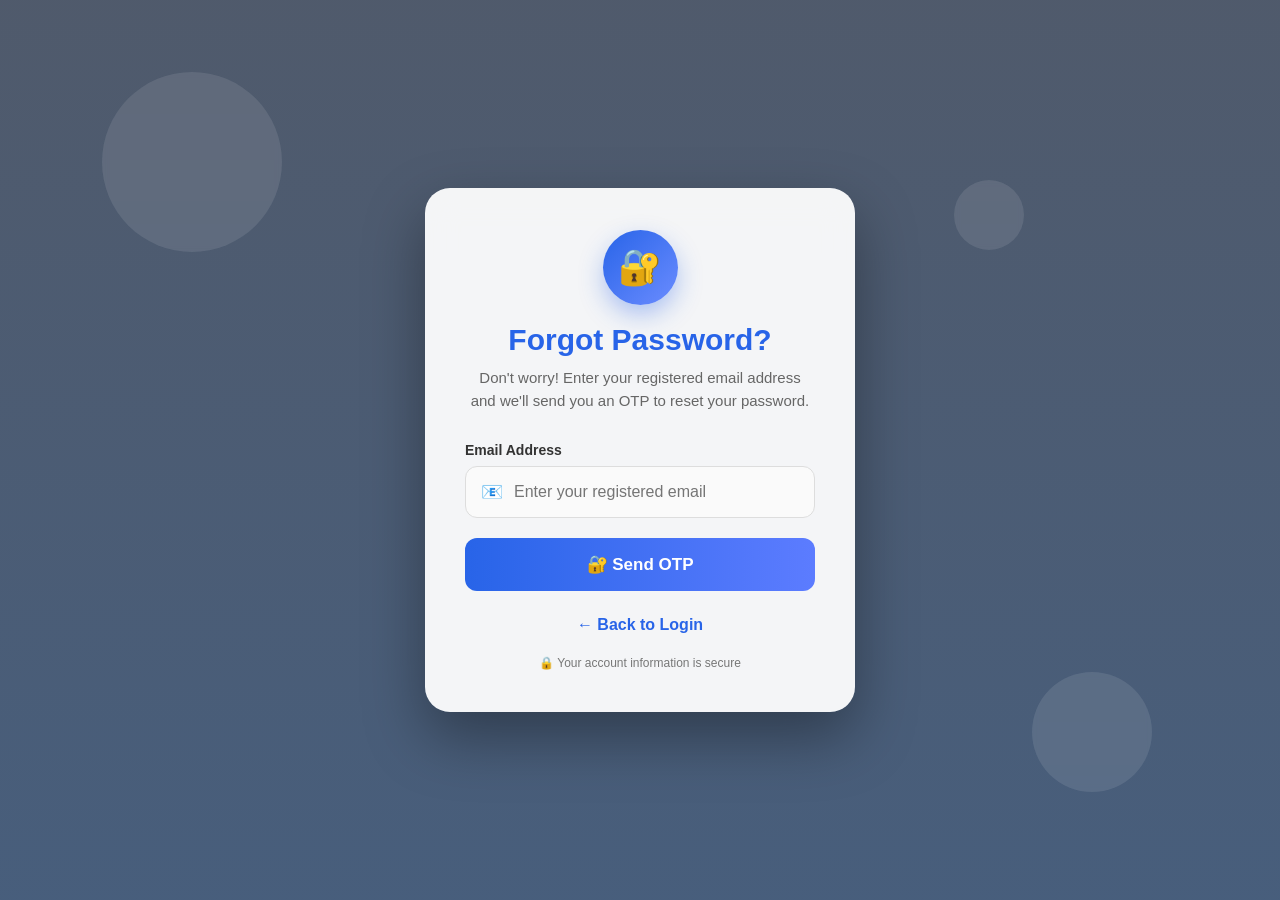
<file: templates/forgot-password.html>
<!DOCTYPE html>
<html lang="en">
<head>
    <meta charset="UTF-8">
    <meta name="viewport" content="width=device-width, initial-scale=1.0">

    <title>Forgot Password - SevaSetu</title>

    <style>
        * {
            margin: 0;
            padding: 0;
            box-sizing: border-box;
            font-family: Arial, sans-serif;
        }

        body {
            min-height: 100vh;
            display: flex;
            justify-content: center;
            align-items: center;

            background:
                linear-gradient(rgba(5, 20, 45, 0.70), rgba(10, 40, 80, 0.75)),
                url("https://images.unsplash.com/photo-1486406146926-c627a92ad1ab?auto=format&fit=crop&w=2000&q=85");

            background-size: cover;
            background-position: center;
            background-attachment: fixed;

            overflow: hidden;
        }

        /* Animated background circles */

        .circle {
            position: absolute;
            border-radius: 50%;
            background: rgba(255, 255, 255, 0.10);
            backdrop-filter: blur(3px);
            animation: float 8s infinite ease-in-out;
        }

        .circle.one {
            width: 180px;
            height: 180px;
            top: 8%;
            left: 8%;
        }

        .circle.two {
            width: 120px;
            height: 120px;
            bottom: 12%;
            right: 10%;
            animation-delay: 2s;
        }

        .circle.three {
            width: 70px;
            height: 70px;
            top: 20%;
            right: 20%;
            animation-delay: 4s;
        }

        @keyframes float {
            0%, 100% {
                transform: translateY(0px);
            }

            50% {
                transform: translateY(-25px);
            }
        }

        /* Main Card */

        .forgot-card {
            position: relative;
            width: 430px;
            padding: 42px 40px;

            background: rgba(255, 255, 255, 0.94);
            backdrop-filter: blur(15px);

            border-radius: 25px;

            box-shadow:
                0 25px 60px rgba(0, 0, 0, 0.35);

            animation: cardShow 0.8s ease;
            z-index: 5;
        }

        @keyframes cardShow {
            from {
                opacity: 0;
                transform: translateY(50px) scale(0.95);
            }

            to {
                opacity: 1;
                transform: translateY(0) scale(1);
            }
        }

        /* Lock Icon */

        .lock-icon {
            width: 75px;
            height: 75px;

            margin: 0 auto 18px;

            display: flex;
            justify-content: center;
            align-items: center;

            background: linear-gradient(135deg, #2864e8, #6b8cff);

            border-radius: 50%;

            font-size: 35px;

            box-shadow:
                0 10px 25px rgba(40, 100, 232, 0.35);

            animation: lockPulse 2s infinite;
        }

        @keyframes lockPulse {
            0%, 100% {
                transform: scale(1);
            }

            50% {
                transform: scale(1.08);
            }
        }

        h1 {
            text-align: center;
            color: #2864e8;
            font-size: 30px;
            margin-bottom: 10px;
        }

        .subtitle {
            text-align: center;
            color: #666;
            font-size: 15px;
            line-height: 1.5;
            margin-bottom: 30px;
        }

        /* Input */

        .input-group {
            margin-bottom: 20px;
        }

        .input-group label {
            display: block;
            margin-bottom: 8px;
            font-size: 14px;
            font-weight: 600;
            color: #333;
        }

        .input-box {
            position: relative;
        }

        .input-box span {
            position: absolute;
            left: 16px;
            top: 50%;
            transform: translateY(-50%);
            font-size: 18px;
        }

        input {
            width: 100%;
            padding: 16px 16px 16px 48px;

            border: 1px solid #ddd;
            border-radius: 12px;

            outline: none;
            font-size: 16px;

            transition: 0.3s;
            background: #fafafa;
        }

        input:focus {
            border-color: #2864e8;

            background: white;

            box-shadow:
                0 0 0 4px rgba(40, 100, 232, 0.12);

            transform: translateY(-2px);
        }

        /* Button */

        .send-btn {
            width: 100%;
            padding: 16px;

            border: none;
            border-radius: 12px;

            background: linear-gradient(
                90deg,
                #2864e8,
                #5c7cff,
                #2864e8
            );

            background-size: 200% auto;

            color: white;
            font-size: 17px;
            font-weight: bold;

            cursor: pointer;

            transition: 0.3s;

            animation: gradientMove 3s linear infinite;
        }

        @keyframes gradientMove {
            0% {
                background-position: 0% center;
            }

            100% {
                background-position: 200% center;
            }
        }

        .send-btn:hover {
            transform: translateY(-3px);

            box-shadow:
                0 10px 25px rgba(40, 100, 232, 0.35);
        }

        .send-btn:active {
            transform: scale(0.98);
        }

        /* Back Login */

        .back-login {
            text-align: center;
            margin-top: 25px;
        }

        .back-login a {
            color: #2864e8;
            text-decoration: none;
            font-weight: 600;
            transition: 0.3s;
        }

        .back-login a:hover {
            color: #174bbd;
            letter-spacing: 0.3px;
        }

        /* Security text */

        .security {
            text-align: center;
            margin-top: 22px;

            font-size: 12px;
            color: #777;
        }

        /* Mobile */

        @media (max-width: 500px) {

            .forgot-card {
                width: 90%;
                padding: 35px 25px;
            }

            h1 {
                font-size: 26px;
            }
        }

    </style>
</head>

<body>

    <!-- Animated Background -->
    <div class="circle one"></div>
    <div class="circle two"></div>
    <div class="circle three"></div>


    <!-- Forgot Password Card -->
    <div class="forgot-card">

        <div class="lock-icon">
            🔐
        </div>

        <h1>Forgot Password?</h1>

        <p class="subtitle">
            Don't worry! Enter your registered email address
            and we'll send you an OTP to reset your password.
        </p>


        <form method="POST">

            <div class="input-group">

                <label>Email Address</label>

                <div class="input-box">

                    <span>📧</span>

                    <input
                        type="email"
                        name="email"
                        placeholder="Enter your registered email"
                        required
                    >

                </div>

            </div>


            <button type="submit" class="send-btn">
                🔐 Send OTP
            </button>

        </form>


        <div class="back-login">
            <a href="/login">
                ← Back to Login
            </a>
        </div>


        <div class="security">
            🔒 Your account information is secure
        </div>

    </div>

</body>
</html>
</file>
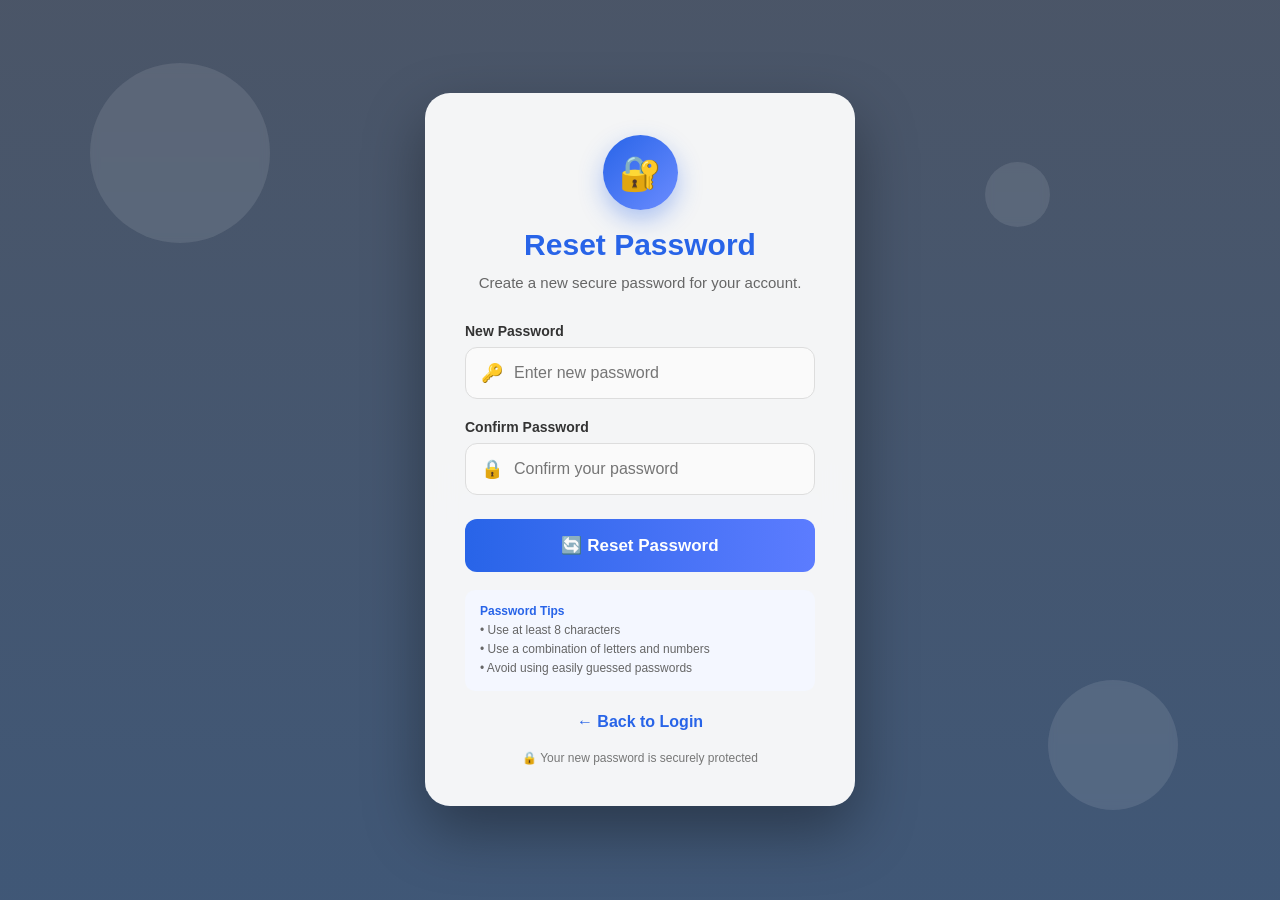
<file: templates/reset-password.html>
<!DOCTYPE html>
<html lang="en">
<head>
    <meta charset="UTF-8">
    <meta name="viewport" content="width=device-width, initial-scale=1.0">

   <title>Reset Password - SevaSetu</title>

    <style>
        * {
            margin: 0;
            padding: 0;
            box-sizing: border-box;
            font-family: Arial, sans-serif;
        }

        body {
            min-height: 100vh;
            display: flex;
            justify-content: center;
            align-items: center;

            background:
                linear-gradient(
                    rgba(5, 20, 45, 0.72),
                    rgba(10, 40, 80, 0.78)
                ),
                url("https://images.unsplash.com/photo-1486406146926-c627a92ad1ab?auto=format&fit=crop&w=2000&q=85");

            background-size: cover;
            background-position: center;
            background-attachment: fixed;

            overflow: hidden;
        }

        /* Floating Background */

        .circle {
            position: absolute;
            border-radius: 50%;
            background: rgba(255, 255, 255, 0.10);
            backdrop-filter: blur(4px);
            animation: float 8s infinite ease-in-out;
        }

        .circle.one {
            width: 180px;
            height: 180px;
            top: 7%;
            left: 7%;
        }

        .circle.two {
            width: 130px;
            height: 130px;
            bottom: 10%;
            right: 8%;
            animation-delay: 2s;
        }

        .circle.three {
            width: 65px;
            height: 65px;
            top: 18%;
            right: 18%;
            animation-delay: 4s;
        }

        @keyframes float {
            0%, 100% {
                transform: translateY(0);
            }

            50% {
                transform: translateY(-25px);
            }
        }

        /* Main Card */

        .reset-card {
            position: relative;
            width: 430px;
            padding: 42px 40px;

            background: rgba(255, 255, 255, 0.94);
            backdrop-filter: blur(15px);

            border-radius: 25px;

            box-shadow:
                0 25px 60px rgba(0, 0, 0, 0.35);

            animation: cardShow 0.8s ease;

            z-index: 5;
        }

        @keyframes cardShow {
            from {
                opacity: 0;
                transform: translateY(50px) scale(0.95);
            }

            to {
                opacity: 1;
                transform: translateY(0) scale(1);
            }
        }

        /* Lock Icon */

        .lock-icon {
            width: 75px;
            height: 75px;

            margin: 0 auto 18px;

            display: flex;
            justify-content: center;
            align-items: center;

            background: linear-gradient(
                135deg,
                #2864e8,
                #6b8cff
            );

            border-radius: 50%;

            font-size: 34px;

            box-shadow:
                0 10px 25px rgba(40, 100, 232, 0.35);

            animation: pulse 2s infinite;
        }

        @keyframes pulse {
            0%, 100% {
                transform: scale(1);
            }

            50% {
                transform: scale(1.08);
            }
        }

        h1 {
            text-align: center;
            color: #2864e8;
            font-size: 30px;
            margin-bottom: 10px;
        }

        .subtitle {
            text-align: center;
            color: #666;
            font-size: 15px;
            line-height: 1.5;
            margin-bottom: 28px;
        }

        /* Input */

        .input-group {
            margin-bottom: 20px;
        }

        .input-group label {
            display: block;

            margin-bottom: 8px;

            font-size: 14px;
            font-weight: 600;

            color: #333;
        }

        .input-box {
            position: relative;
        }

        .input-box span {
            position: absolute;

            left: 16px;
            top: 50%;

            transform: translateY(-50%);

            font-size: 18px;
        }

        input {
            width: 100%;

            padding: 16px 16px 16px 48px;

            border: 1px solid #ddd;
            border-radius: 12px;

            outline: none;

            font-size: 16px;

            background: #fafafa;

            transition: 0.3s;
        }

        input:focus {
            border-color: #2864e8;

            background: white;

            box-shadow:
                0 0 0 4px rgba(40, 100, 232, 0.12);

            transform: translateY(-2px);
        }

        /* Reset Button */

        .reset-btn {
            width: 100%;

            padding: 16px;

            margin-top: 4px;

            border: none;
            border-radius: 12px;

            background: linear-gradient(
                90deg,
                #2864e8,
                #5c7cff,
                #2864e8
            );

            background-size: 200% auto;

            color: white;

            font-size: 17px;
            font-weight: bold;

            cursor: pointer;

            transition: 0.3s;

            animation: gradientMove 3s linear infinite;
        }

        @keyframes gradientMove {
            0% {
                background-position: 0% center;
            }

            100% {
                background-position: 200% center;
            }
        }

        .reset-btn:hover {
            transform: translateY(-3px);

            box-shadow:
                0 10px 25px rgba(40, 100, 232, 0.35);
        }

        .reset-btn:active {
            transform: scale(0.98);
        }

        /* Password Rules */

        .password-info {
            margin-top: 18px;
            padding: 12px 15px;

            background: #f4f7ff;

            border-radius: 10px;

            font-size: 12px;
            color: #666;

            line-height: 1.6;
        }

        .password-info strong {
            color: #2864e8;
        }

        /* Back Login */

        .back-login {
            text-align: center;
            margin-top: 22px;
        }

        .back-login a {
            color: #2864e8;

            text-decoration: none;

            font-weight: 600;

            transition: 0.3s;
        }

        .back-login a:hover {
            color: #174bbd;
            letter-spacing: 0.3px;
        }

        /* Security */

        .security {
            text-align: center;

            margin-top: 20px;

            font-size: 12px;
            color: #777;
        }

        /* Mobile */

        @media (max-width: 500px) {

            .reset-card {
                width: 90%;
                padding: 35px 25px;
            }

            h1 {
                font-size: 26px;
            }
        }
    </style>
</head>

<body>

    <!-- Animated Background -->

    <div class="circle one"></div>
    <div class="circle two"></div>
    <div class="circle three"></div>


    <!-- Reset Password Card -->

    <div class="reset-card">

        <div class="lock-icon">
            🔐
        </div>

        <h1>Reset Password</h1>

        <p class="subtitle">
            Create a new secure password for your account.
        </p>


        <form method="POST">

            <!-- New Password -->

            <div class="input-group">

                <label>New Password</label>

                <div class="input-box">

                    <span>🔑</span>

                    <input
                        type="password"
                        name="password"
                        placeholder="Enter new password"
                        minlength="8"
                        required
                    >

                </div>

            </div>


            <!-- Confirm Password -->

            <div class="input-group">

                <label>Confirm Password</label>

                <div class="input-box">

                    <span>🔒</span>

                    <input
                        type="password"
                        name="confirm_password"
                        placeholder="Confirm your password"
                        minlength="8"
                        required
                    >

                </div>

            </div>


            <button type="submit" class="reset-btn">
                🔄 Reset Password
            </button>

        </form>


        <div class="password-info">
            <strong>Password Tips</strong><br>
            • Use at least 8 characters<br>
            • Use a combination of letters and numbers<br>
            • Avoid using easily guessed passwords
        </div>


        <div class="back-login">
            <a href="/login">
                ← Back to Login
            </a>
        </div>


        <div class="security">
            🔒 Your new password is securely protected
        </div>

    </div>

</body>
</html>
</file>
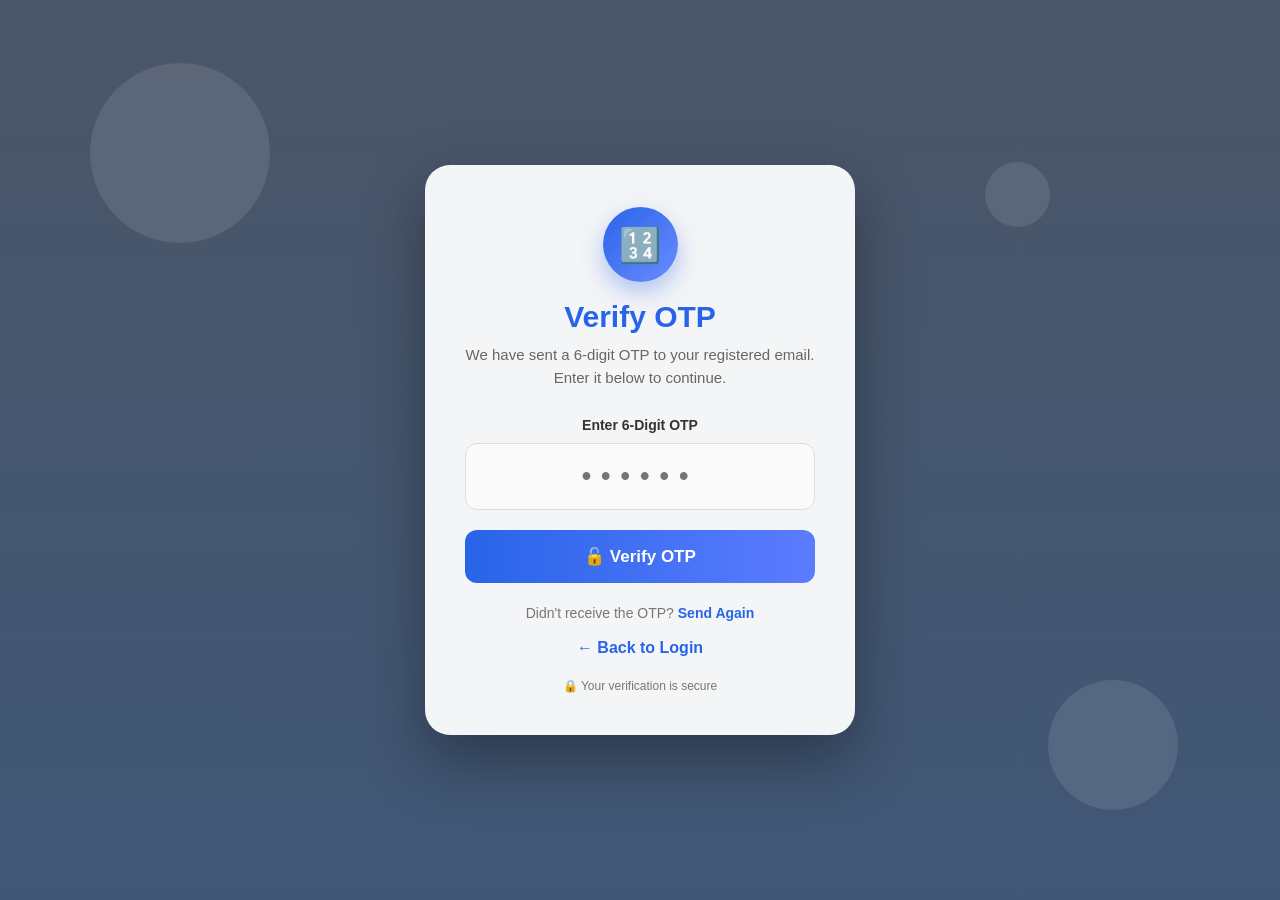
<file: templates/verify-forgot-otp.html>
<!DOCTYPE html>
<html lang="en">
<head>
    <meta charset="UTF-8">
    <meta name="viewport" content="width=device-width, initial-scale=1.0">

    <title>Verify OTP - SevaSetu</title>

    <style>
        * {
            margin: 0;
            padding: 0;
            box-sizing: border-box;
            font-family: Arial, sans-serif;
        }

        body {
            min-height: 100vh;
            display: flex;
            justify-content: center;
            align-items: center;

            background:
                linear-gradient(
                    rgba(5, 20, 45, 0.72),
                    rgba(10, 40, 80, 0.78)
                ),
                url("https://images.unsplash.com/photo-1486406146926-c627a92ad1ab?auto=format&fit=crop&w=2000&q=85");

            background-size: cover;
            background-position: center;
            background-attachment: fixed;

            overflow: hidden;
        }

        /* Floating Background Circles */

        .circle {
            position: absolute;
            border-radius: 50%;
            background: rgba(255, 255, 255, 0.10);
            backdrop-filter: blur(4px);
            animation: float 8s infinite ease-in-out;
        }

        .circle.one {
            width: 180px;
            height: 180px;
            top: 7%;
            left: 7%;
        }

        .circle.two {
            width: 130px;
            height: 130px;
            bottom: 10%;
            right: 8%;
            animation-delay: 2s;
        }

        .circle.three {
            width: 65px;
            height: 65px;
            top: 18%;
            right: 18%;
            animation-delay: 4s;
        }

        @keyframes float {
            0%, 100% {
                transform: translateY(0);
            }

            50% {
                transform: translateY(-25px);
            }
        }

        /* Main Card */

        .otp-card {
            position: relative;
            width: 430px;
            padding: 42px 40px;

            background: rgba(255, 255, 255, 0.94);
            backdrop-filter: blur(15px);

            border-radius: 25px;

            box-shadow:
                0 25px 60px rgba(0, 0, 0, 0.35);

            animation: cardShow 0.8s ease;

            z-index: 5;
        }

        @keyframes cardShow {
            from {
                opacity: 0;
                transform: translateY(50px) scale(0.95);
            }

            to {
                opacity: 1;
                transform: translateY(0) scale(1);
            }
        }

        /* OTP Icon */

        .otp-icon {
            width: 75px;
            height: 75px;

            margin: 0 auto 18px;

            display: flex;
            justify-content: center;
            align-items: center;

            background: linear-gradient(
                135deg,
                #2864e8,
                #6b8cff
            );

            border-radius: 50%;

            font-size: 34px;

            box-shadow:
                0 10px 25px rgba(40, 100, 232, 0.35);

            animation: pulse 2s infinite;
        }

        @keyframes pulse {
            0%, 100% {
                transform: scale(1);
            }

            50% {
                transform: scale(1.08);
            }
        }

        h1 {
            text-align: center;
            color: #2864e8;
            font-size: 30px;
            margin-bottom: 10px;
        }

        .subtitle {
            text-align: center;
            color: #666;
            font-size: 15px;
            line-height: 1.5;
            margin-bottom: 28px;
        }

        /* OTP Input */

        .otp-label {
            display: block;
            text-align: center;

            font-size: 14px;
            font-weight: 600;

            color: #333;

            margin-bottom: 10px;
        }

        .otp-input {
            width: 100%;

            padding: 17px;

            text-align: center;

            font-size: 27px;
            font-weight: bold;

            letter-spacing: 10px;

            border: 1px solid #ddd;
            border-radius: 12px;

            outline: none;

            background: #fafafa;

            transition: 0.3s;
        }

        .otp-input:focus {
            border-color: #2864e8;

            background: white;

            box-shadow:
                0 0 0 4px rgba(40, 100, 232, 0.12);

            transform: translateY(-2px);
        }

        /* Verify Button */

        .verify-btn {
            width: 100%;

            padding: 16px;

            margin-top: 20px;

            border: none;
            border-radius: 12px;

            background: linear-gradient(
                90deg,
                #2864e8,
                #5c7cff,
                #2864e8
            );

            background-size: 200% auto;

            color: white;

            font-size: 17px;
            font-weight: bold;

            cursor: pointer;

            transition: 0.3s;

            animation: gradientMove 3s linear infinite;
        }

        @keyframes gradientMove {
            0% {
                background-position: 0% center;
            }

            100% {
                background-position: 200% center;
            }
        }

        .verify-btn:hover {
            transform: translateY(-3px);

            box-shadow:
                0 10px 25px rgba(40, 100, 232, 0.35);
        }

        .verify-btn:active {
            transform: scale(0.98);
        }

        /* Resend */

        .resend {
            text-align: center;
            margin-top: 22px;

            font-size: 14px;
            color: #777;
        }

        .resend a {
            color: #2864e8;
            text-decoration: none;
            font-weight: bold;
        }

        .resend a:hover {
            text-decoration: underline;
        }

        /* Back */

        .back-login {
            text-align: center;
            margin-top: 18px;
        }

        .back-login a {
            color: #2864e8;
            text-decoration: none;
            font-weight: 600;

            transition: 0.3s;
        }

        .back-login a:hover {
            color: #174bbd;
        }

        /* Security */

        .security {
            text-align: center;

            margin-top: 22px;

            font-size: 12px;
            color: #777;
        }

        /* Mobile */

        @media (max-width: 500px) {

            .otp-card {
                width: 90%;
                padding: 35px 25px;
            }

            h1 {
                font-size: 26px;
            }

            .otp-input {
                font-size: 23px;
                letter-spacing: 7px;
            }
        }

    </style>
</head>

<body>

    <!-- Animated Background -->

    <div class="circle one"></div>
    <div class="circle two"></div>
    <div class="circle three"></div>


    <!-- OTP Card -->

    <div class="otp-card">

        <div class="otp-icon">
            🔢
        </div>

        <h1>Verify OTP</h1>

        <p class="subtitle">
            We have sent a 6-digit OTP to your registered email.
            Enter it below to continue.
        </p>


        <form method="POST">

            <label class="otp-label">
                Enter 6-Digit OTP
            </label>

            <input
                type="text"
                name="otp"
                class="otp-input"
                placeholder="••••••"
                maxlength="6"
                pattern="[0-9]{6}"
                inputmode="numeric"
                autocomplete="one-time-code"
                required
            >


            <button type="submit" class="verify-btn">
                🔓 Verify OTP
            </button>

        </form>


        <div class="resend">
            Didn't receive the OTP?
            <a href="/forgot-password">
                Send Again
            </a>
        </div>


        <div class="back-login">
            <a href="/login">
                ← Back to Login
            </a>
        </div>


        <div class="security">
            🔒 Your verification is secure
        </div>

    </div>

</body>
</html>
</file>
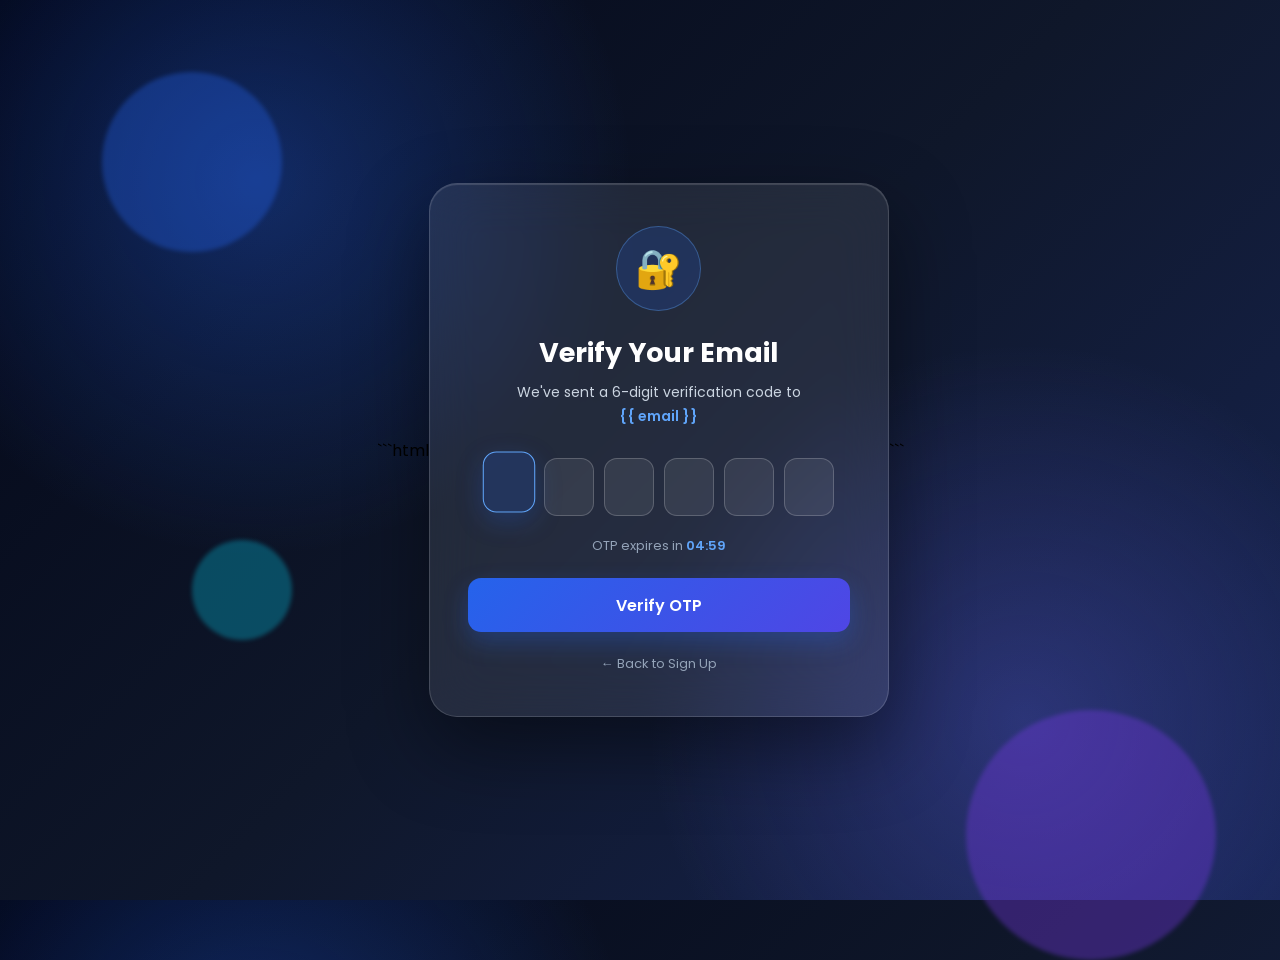
<file: templates/verify-otp.html>
```html
<!DOCTYPE html>
<html lang="en">
<head>
<meta charset="UTF-8">
<meta name="viewport" content="width=device-width, initial-scale=1.0">

<title>Verify OTP | SevaSetu</title>

<link href="https://fonts.googleapis.com/css2?family=Poppins:wght@300;400;500;600;700&display=swap" rel="stylesheet">

<style>
* {
    margin: 0;
    padding: 0;
    box-sizing: border-box;
    font-family: "Poppins", sans-serif;
}

body {
    min-height: 100vh;
    display: flex;
    justify-content: center;
    align-items: center;
    overflow: hidden;

    background:
        radial-gradient(circle at 20% 20%, rgba(37,99,235,.35), transparent 30%),
        radial-gradient(circle at 80% 80%, rgba(99,102,241,.3), transparent 30%),
        linear-gradient(135deg, #020617, #0f172a, #172554);
}

/* Animated background */
.bg-circle {
    position: absolute;
    border-radius: 50%;
    filter: blur(2px);
    opacity: .35;
    animation: float 8s ease-in-out infinite;
}

.circle1 {
    width: 180px;
    height: 180px;
    background: #2563eb;
    top: 8%;
    left: 8%;
}

.circle2 {
    width: 250px;
    height: 250px;
    background: #7c3aed;
    bottom: -60px;
    right: 5%;
    animation-delay: 2s;
}

.circle3 {
    width: 100px;
    height: 100px;
    background: #06b6d4;
    top: 60%;
    left: 15%;
    animation-delay: 4s;
}

@keyframes float {
    0%,100% {
        transform: translateY(0) translateX(0);
    }
    50% {
        transform: translateY(-35px) translateX(20px);
    }
}

/* Main card */
.card {
    position: relative;
    z-index: 5;

    width: 460px;
    padding: 42px 38px;

    border: 1px solid rgba(255,255,255,.15);
    border-radius: 28px;

    background: rgba(255,255,255,.09);
    backdrop-filter: blur(25px);
    -webkit-backdrop-filter: blur(25px);

    box-shadow:
        0 30px 80px rgba(0,0,0,.45),
        inset 0 1px 1px rgba(255,255,255,.15);

    animation: cardIn .8s cubic-bezier(.2,.8,.2,1);
}

@keyframes cardIn {
    from {
        opacity: 0;
        transform: translateY(50px) scale(.92);
    }
    to {
        opacity: 1;
        transform: translateY(0) scale(1);
    }
}

/* Lock */
.lock-wrapper {
    width: 85px;
    height: 85px;

    margin: 0 auto 22px;

    display: flex;
    align-items: center;
    justify-content: center;

    border-radius: 50%;

    background: rgba(37,99,235,.18);
    border: 1px solid rgba(96,165,250,.35);

    animation: pulse 2s infinite;
}

.lock {
    font-size: 38px;
    animation: lockFloat 2s ease-in-out infinite;
}

@keyframes pulse {
    0%,100% {
        box-shadow: 0 0 0 0 rgba(37,99,235,.35);
    }
    50% {
        box-shadow: 0 0 0 18px rgba(37,99,235,0);
    }
}

@keyframes lockFloat {
    0%,100% {
        transform: translateY(0);
    }
    50% {
        transform: translateY(-5px);
    }
}

h1 {
    text-align: center;
    color: white;
    font-size: 27px;
    margin-bottom: 8px;
}

.subtitle {
    text-align: center;
    color: #cbd5e1;
    font-size: 14px;
    line-height: 1.7;
}

.email {
    color: #60a5fa;
    font-weight: 600;
    word-break: break-all;
}

/* OTP */
.otp-container {
    display: flex;
    justify-content: center;
    gap: 10px;
    margin: 30px 0 20px;
}

.otp-input {
    width: 50px;
    height: 58px;

    border: 1px solid rgba(255,255,255,.2);
    border-radius: 13px;

    background: rgba(255,255,255,.08);
    color: white;

    text-align: center;
    font-size: 23px;
    font-weight: 600;

    outline: none;

    transition:
        transform .2s,
        border-color .2s,
        background .2s,
        box-shadow .2s;
}

.otp-input:focus {
    border-color: #60a5fa;
    background: rgba(37,99,235,.18);

    transform: translateY(-5px) scale(1.05);

    box-shadow:
        0 8px 25px rgba(37,99,235,.25);
}

.otp-input.filled {
    border-color: #60a5fa;
    background: rgba(37,99,235,.16);
}

/* Timer */
.timer {
    text-align: center;
    color: #94a3b8;
    font-size: 13px;
    margin-bottom: 22px;
}

.timer span {
    color: #60a5fa;
    font-weight: 600;
}

/* Button */
.verify-btn {
    width: 100%;
    height: 54px;

    border: none;
    border-radius: 13px;

    background: linear-gradient(135deg, #2563eb, #4f46e5);

    color: white;
    font-size: 16px;
    font-weight: 600;

    cursor: pointer;

    box-shadow: 0 10px 25px rgba(37,99,235,.3);

    transition: .25s;
}

.verify-btn:hover {
    transform: translateY(-3px);
    box-shadow: 0 15px 35px rgba(37,99,235,.4);
}

.verify-btn:active {
    transform: scale(.97);
}

/* Back */
.back {
    display: block;
    margin-top: 22px;

    text-align: center;

    color: #94a3b8;
    text-decoration: none;

    font-size: 13px;

    transition: .2s;
}

.back:hover {
    color: white;
}

/* Shake */
.shake {
    animation: shake .45s;
}

@keyframes shake {
    0%,100% { transform: translateX(0); }
    20% { transform: translateX(-10px); }
    40% { transform: translateX(10px); }
    60% { transform: translateX(-7px); }
    80% { transform: translateX(7px); }
}

/* Success */
.success {
    display: none;

    position: absolute;
    inset: 0;

    border-radius: 28px;

    background: rgba(15,23,42,.97);

    align-items: center;
    justify-content: center;
    flex-direction: column;

    z-index: 20;
}

.success.show {
    display: flex;
    animation: successIn .4s ease;
}

@keyframes successIn {
    from {
        opacity: 0;
        transform: scale(.9);
    }
    to {
        opacity: 1;
        transform: scale(1);
    }
}

.check {
    width: 80px;
    height: 80px;

    border-radius: 50%;

    background: #22c55e;

    display: flex;
    justify-content: center;
    align-items: center;

    color: white;
    font-size: 40px;

    animation: checkPop .5s cubic-bezier(.2,1.5,.5,1);
}

@keyframes checkPop {
    from {
        transform: scale(0);
    }
    to {
        transform: scale(1);
    }
}

.success h2 {
    color: white;
    margin-top: 20px;
}

.success p {
    color: #94a3b8;
    margin-top: 5px;
}

/* Mobile */
@media(max-width:520px) {

    .card {
        width: calc(100% - 30px);
        padding: 35px 20px;
    }

    .otp-container {
        gap: 6px;
    }

    .otp-input {
        width: 43px;
        height: 53px;
    }

    h1 {
        font-size: 23px;
    }
}

@media(max-width:370px) {

    .otp-input {
        width: 39px;
        height: 50px;
    }

    .otp-container {
        gap: 4px;
    }
}
</style>
</head>

<body>

<div class="bg-circle circle1"></div>
<div class="bg-circle circle2"></div>
<div class="bg-circle circle3"></div>

<div class="card" id="card">

    <div class="lock-wrapper">
        <div class="lock">🔐</div>
    </div>

    <h1>Verify Your Email</h1>

    <p class="subtitle">
        We've sent a 6-digit verification code to
        <br>
        <span class="email">{{ email }}</span>
    </p>

    <form method="POST" id="otpForm">

        <div class="otp-container">

            <input class="otp-input"
                   type="text"
                   maxlength="1"
                   inputmode="numeric"
                   autocomplete="one-time-code"
                   required>

            <input class="otp-input"
                   type="text"
                   maxlength="1"
                   inputmode="numeric"
                   required>

            <input class="otp-input"
                   type="text"
                   maxlength="1"
                   inputmode="numeric"
                   required>

            <input class="otp-input"
                   type="text"
                   maxlength="1"
                   inputmode="numeric"
                   required>

            <input class="otp-input"
                   type="text"
                   maxlength="1"
                   inputmode="numeric"
                   required>

            <input class="otp-input"
                   type="text"
                   maxlength="1"
                   inputmode="numeric"
                   required>

        </div>

        <!-- Flask ne aa single value receive thase -->
        <input type="hidden" name="otp" id="otpValue">

        <div class="timer">
            OTP expires in <span id="timer">05:00</span>
        </div>

        <button type="submit" class="verify-btn">
            Verify OTP
        </button>

    </form>

    <a href="/signup" class="back">
        ← Back to Sign Up
    </a>

    <div class="success" id="successScreen">
        <div class="check">✓</div>
        <h2>Verified!</h2>
        <p>Your email has been successfully verified.</p>
    </div>

</div>

<script>

/* =========================
   OTP INPUT SYSTEM
========================= */

const inputs = document.querySelectorAll(".otp-input");
const otpValue = document.getElementById("otpValue");

inputs[0].focus();

inputs.forEach((input, index) => {

    input.addEventListener("input", function () {

        this.value = this.value.replace(/[^0-9]/g, "");

        if (this.value) {

            this.classList.add("filled");

            if (index < inputs.length - 1) {
                inputs[index + 1].focus();
            }
        }

        updateOTP();
    });

    input.addEventListener("keydown", function (event) {

        if (
            event.key === "Backspace" &&
            this.value === "" &&
            index > 0
        ) {
            inputs[index - 1].focus();
            inputs[index - 1].value = "";
            inputs[index - 1].classList.remove("filled");
        }

        updateOTP();
    });

    /*
       Arrow navigation
    */

    input.addEventListener("keydown", function(event) {

        if (event.key === "ArrowLeft" && index > 0) {
            inputs[index - 1].focus();
        }

        if (
            event.key === "ArrowRight" &&
            index < inputs.length - 1
        ) {
            inputs[index + 1].focus();
        }

    });

});


/* =========================
   OTP PASTE SUPPORT
========================= */

inputs[0].addEventListener("paste", function(event) {

    event.preventDefault();

    const pasted = event.clipboardData
        .getData("text")
        .replace(/\D/g, "")
        .slice(0, 6);

    pasted.split("").forEach((digit, index) => {

        if (inputs[index]) {
            inputs[index].value = digit;
            inputs[index].classList.add("filled");
        }

    });

    updateOTP();

    if (pasted.length === 6) {
        inputs[5].focus();
    }
});


/* =========================
   COMBINE OTP
========================= */

function updateOTP() {

    let otp = "";

    inputs.forEach(input => {
        otp += input.value;
    });

    otpValue.value = otp;
}


/* =========================
   FORM ANIMATION
========================= */

document.getElementById("otpForm").addEventListener(
    "submit",
    function(event) {

        updateOTP();

        if (otpValue.value.length !== 6) {

            event.preventDefault();

            const card = document.getElementById("card");

            card.classList.remove("shake");

            void card.offsetWidth;

            card.classList.add("shake");

            return;
        }

        /*
           Backend OTP verification still happens normally.
           Animation is only visual.
        */

        document.getElementById("successScreen")
            .classList.add("show");
    }
);


/* =========================
   COUNTDOWN TIMER
========================= */

let totalSeconds = 5 * 60;

const timerElement = document.getElementById("timer");

function updateTimer() {

    const minutes = Math.floor(totalSeconds / 60);
    const seconds = totalSeconds % 60;

    timerElement.textContent =
        String(minutes).padStart(2, "0") +
        ":" +
        String(seconds).padStart(2, "0");

    if (totalSeconds <= 0) {

        timerElement.textContent = "Expired";

        inputs.forEach(input => {
            input.disabled = true;
        });

        document.querySelector(".verify-btn").disabled = true;

        document.querySelector(".verify-btn").style.opacity = ".5";

        return;
    }

    totalSeconds--;
}

updateTimer();

setInterval(updateTimer, 1000);

</script>

</body>
</html>
```
</file>
